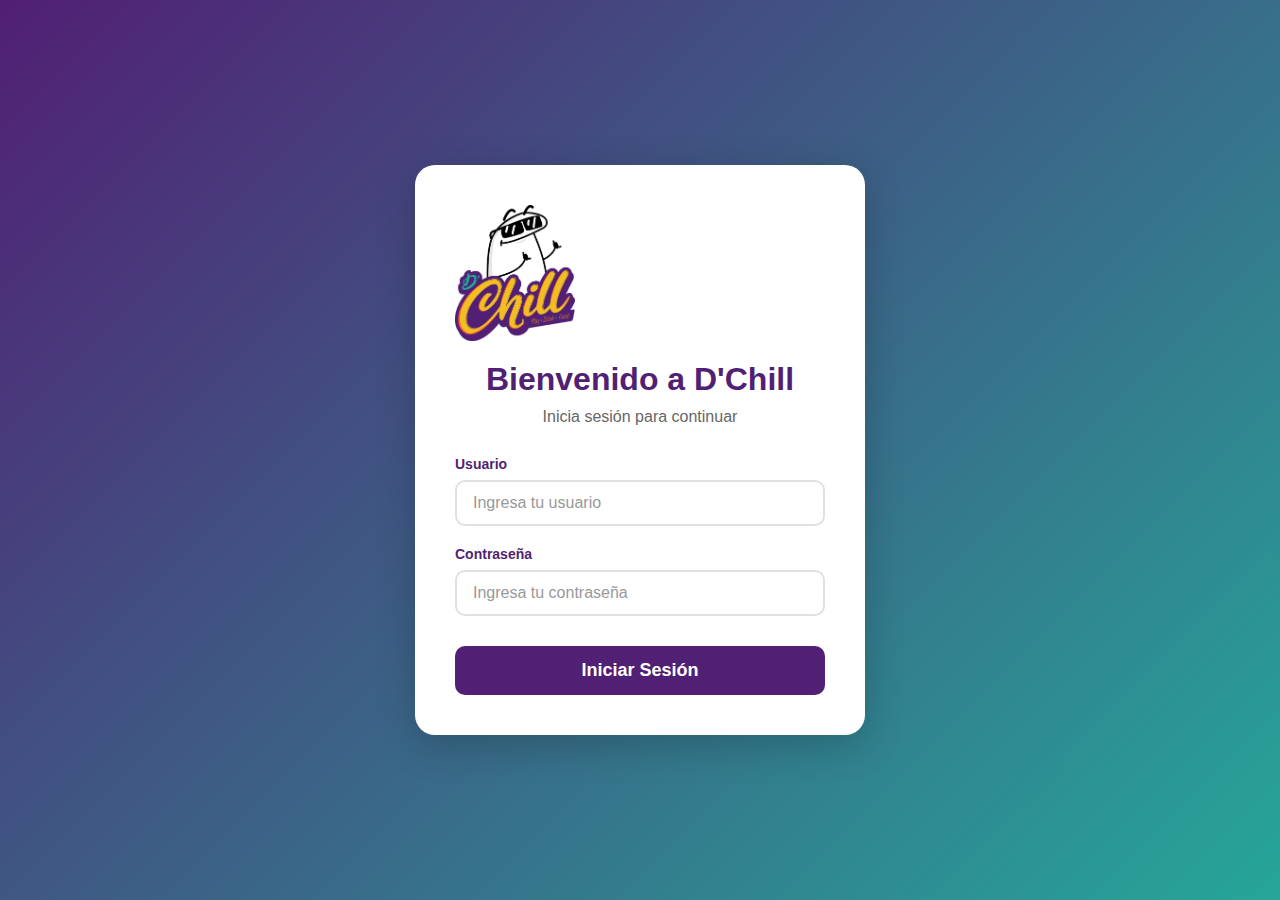
<file: login.html>
<!DOCTYPE html>
<html lang="es">

<head>
    <meta charset="UTF-8">
    <meta name="viewport" content="width=device-width, initial-scale=1.0">
    <title>Login - D'Chill</title>
    <link rel="icon" type="image/x-icon" href="/favicon.ico">
    <link rel="stylesheet" href="styles.css">
    <link rel="stylesheet" href="login.css">
</head>

<body>
    <div class="login-container">
        <div class="login-box">
            <div class="login-header">
                <img src="/assets/logo_1.png" alt="Logo D'Chill" class="login-logo">
                <h1 class="login-title">Bienvenido a D'Chill</h1>
                <p class="login-subtitle">Inicia sesión para continuar</p>
            </div>

            <form id="loginForm" class="login-form">
                <div class="form-group">
                    <label for="username" class="form-label">Usuario</label>
                    <input 
                        type="text" 
                        id="username" 
                        name="username" 
                        class="form-input" 
                        placeholder="Ingresa tu usuario"
                        required
                        autocomplete="username"
                    >
                </div>

                <div class="form-group">
                    <label for="password" class="form-label">Contraseña</label>
                    <input 
                        type="password" 
                        id="password" 
                        name="password" 
                        class="form-input" 
                        placeholder="Ingresa tu contraseña"
                        required
                        autocomplete="current-password"
                    >
                </div>

                <div id="errorMessage" class="error-message" style="display: none;"></div>

                <button type="submit" class="btn-login" id="submitBtn">
                    <span id="submitText">Iniciar Sesión</span>
                    <span id="submitLoader" class="loader" style="display: none;"></span>
                </button>
            </form>
        </div>
    </div>

    <script src="login.js"></script>
</body>

</html>
</file>
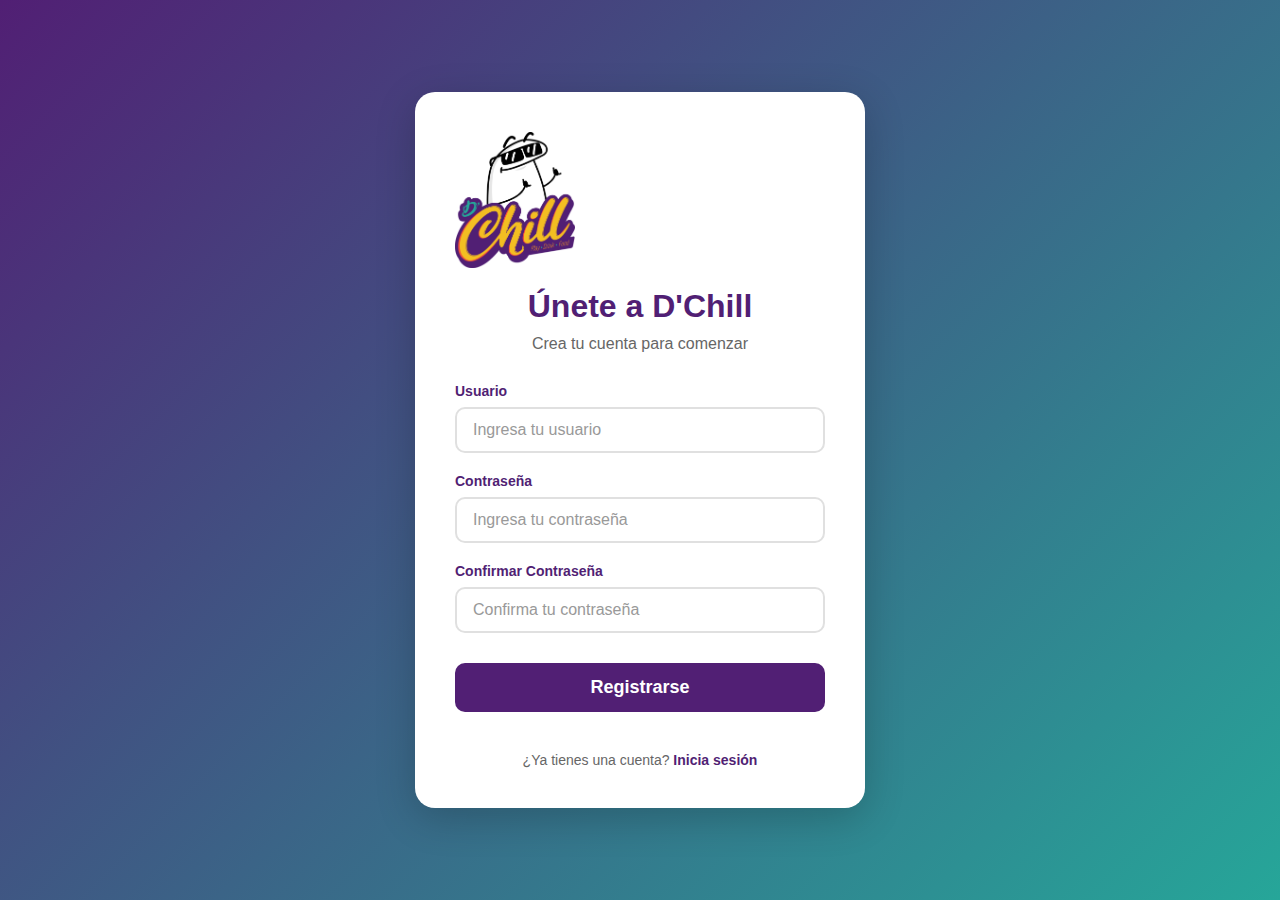
<file: register.html>
<!DOCTYPE html>
<html lang="es">

<head>
    <meta charset="UTF-8">
    <meta name="viewport" content="width=device-width, initial-scale=1.0">
    <title>Registro - D'Chill</title>
    <link rel="icon" type="image/x-icon" href="/favicon.ico">
    <link rel="stylesheet" href="styles.css">
    <link rel="stylesheet" href="login.css">
</head>

<body>
    <div class="login-container">
        <div class="login-box">
            <div class="login-header">
                <img src="/assets/logo_1.png" alt="Logo D'Chill" class="login-logo">
                <h1 class="login-title">Únete a D'Chill</h1>
                <p class="login-subtitle">Crea tu cuenta para comenzar</p>
            </div>

            <form id="registerForm" class="login-form">
                <div class="form-group">
                    <label for="username" class="form-label">Usuario</label>
                    <input 
                        type="text" 
                        id="username" 
                        name="username" 
                        class="form-input" 
                        placeholder="Ingresa tu usuario"
                        required
                        autocomplete="username"
                    >
                </div>

                <!-- Campo de email comentado por ahora - solo enviamos username y password
                <div class="form-group">
                    <label for="email" class="form-label">Email</label>
                    <input 
                        type="email" 
                        id="email" 
                        name="email" 
                        class="form-input" 
                        placeholder="Ingresa tu email"
                        required
                        autocomplete="email"
                    >
                </div>
                -->

                <div class="form-group">
                    <label for="password" class="form-label">Contraseña</label>
                    <input 
                        type="password" 
                        id="password" 
                        name="password" 
                        class="form-input" 
                        placeholder="Ingresa tu contraseña"
                        required
                        autocomplete="new-password"
                    >
                </div>

                <div class="form-group">
                    <label for="confirmPassword" class="form-label">Confirmar Contraseña</label>
                    <input 
                        type="password" 
                        id="confirmPassword" 
                        name="confirmPassword" 
                        class="form-input" 
                        placeholder="Confirma tu contraseña"
                        required
                        autocomplete="new-password"
                    >
                </div>

                <div id="errorMessage" class="error-message" style="display: none;"></div>
                <div id="successMessage" class="success-message" style="display: none;"></div>

                <button type="submit" class="btn-login" id="submitBtn">
                    <span id="submitText">Registrarse</span>
                    <span id="submitLoader" class="loader" style="display: none;"></span>
                </button>

                <p class="register-link">
                    ¿Ya tienes una cuenta? <a href="login.html">Inicia sesión</a>
                </p>
            </form>
        </div>
    </div>

    <script src="register.js"></script>
</body>

</html>
</file>
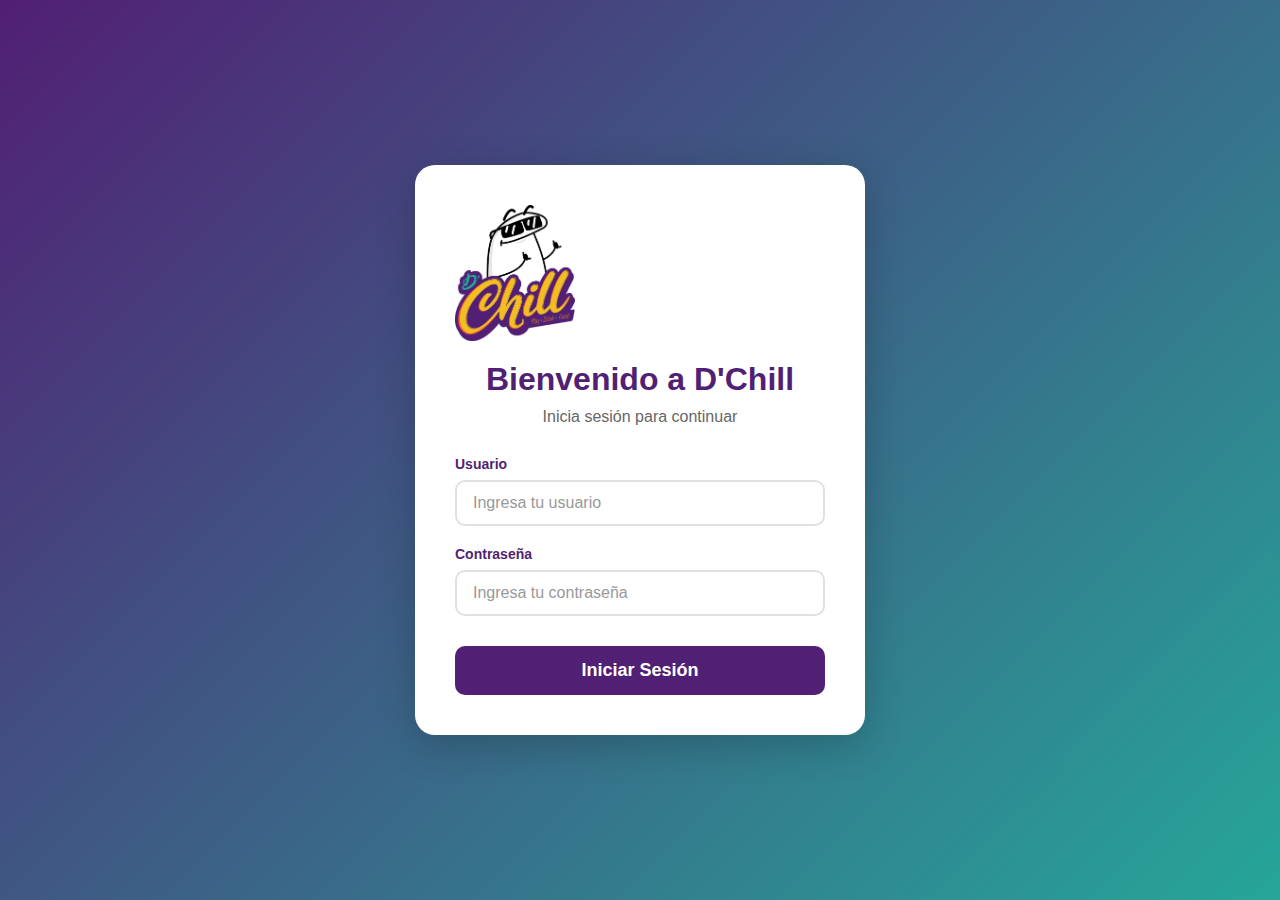
<file: welcome.html>
<!DOCTYPE html>
<html lang="es">

<head>
    <meta charset="UTF-8">
    <meta name="viewport" content="width=device-width, initial-scale=1.0">
    <title>Bienvenido - D'Chill</title>
    <link rel="icon" type="image/x-icon" href="/favicon.ico">
    <link rel="stylesheet" href="styles.css">
    <link rel="stylesheet" href="welcome.css">
</head>

<body>
    <div class="welcome-container">
        <div class="welcome-box">
            <div class="welcome-header">
                <img src="/assets/logo_1.png" alt="Logo D'Chill" class="welcome-logo">
                <h1 class="welcome-title">¡Bienvenido!</h1>
                <p class="welcome-subtitle" id="welcomeMessage">Has iniciado sesión correctamente</p>
            </div>

            <div class="welcome-content">
                <div class="welcome-icon">✓</div>
                <p class="welcome-text">Tu sesión ha sido iniciada exitosamente.</p>
            </div>

            <div class="welcome-actions">
                <a href="/" class="btn-welcome btn-primary">Ir al Inicio</a>
                <button class="btn-welcome btn-secondary" id="logoutBtn">Cerrar Sesión</button>
            </div>
        </div>
    </div>

    <script src="welcome.js"></script>
</body>

</html>
</file>
<file: styles.css>
:root {
    --color1: #FFFDE1;
    --color2: #F3BE22;
    --color3: #F29627;
    --color4: #F24C3C;
    --morado: #511F74;
    --verde: #26A699;
    --negro: #000;
}

html {
    scroll-behavior: smooth;
    /** TODO: Mejorar comportamiento con JS */
}

* {
    box-sizing: border-box;
}

@font-face {
  font-family: 'April Fools Day';
  src: url('/assets/fonts/april_fools_day/April Fools\' Day Crazy vrs.ttf') format('ttf');
  font-weight: 400;
  font-style: normal;
  font-display: swap;
}

body {
    font-family: Arial;
    margin: 0;
    padding: 0;
    overflow-x: hidden;
    width: 100%;
}

.container {
    max-width: 1200px;
    margin: 0 auto;
    padding: 0 20px;
}

.header {
    background-color: white;
    position: -webkit-sticky;
    position: sticky;
    top: 0;
    z-index: 1000;
    width: 100%;
    left: 0;
    right: 0;
}

.header-container {
    width: 100%;
    max-width: 100%;
    height: 103px;
    border-bottom: solid 2px var(--negro);
    margin: 0;
    display: flex;
    flex-direction: row;
    align-items: center;
    justify-content: space-between;
    padding: 0 20px;
    position: relative;
    box-sizing: border-box;
}

.logo-container {
    background-color: var(--verde);
    width: 120px;
    height: 120px;
    border-radius: 50%;
    display: flex;
    align-items: center;
    justify-content: center;
    position: absolute;
    left: 50%;
    top: 21px;
    transform: translate(-50%);
    z-index: 2;
}

.logo {
    width: 100px;
    height: fit-content;
}

.nav-list {
    list-style: none;
    padding: 0;
    margin: 20px 0;
}

.nav-item {
    display: inline-block;
    margin-right: 30px;
}

.nav-item:hover {
    text-decoration: underline;
    /* TODO: Agregar estilo a subrayado */
}

.nav-link {
    text-decoration: none;
    color: var(--morado);
    font-weight: bold;
}

.btn-order {
    padding: 10px 20px;
    background-color: var(--morado);
    color: white;
    border: none;
    font-weight: bold;
    border-radius: 30px;
    text-decoration: none;
}

.main-section {
    width: 100%;
    max-width: 100%;
    height: 100vh;
    box-sizing: border-box;
    overflow-x: hidden;
    overflow-y: hidden;
}

.main-image {
    width: 100%;
    height: 400px;
    background-color: var(--color1);
}

.main-content {
    background: url('/assets/fondo_2.jpg');
    background-size: cover;
    background-position: center;
    position: relative;
    background-color: blue;
    display: flex;
    flex-direction: column;
    justify-content: center;
    align-items: center;
    height: 100vh;
    width: 100%;
}

.main-overlay h1 {
    font-size: 70px;
    font-weight: 700;
}

.main-background {
    position: absolute;
}

.content {
    position: fixed;
    z-index: 3;
}

.main-title {
    /** TODO Aplicar fuente de la marca */
    font-family: 'April Fools Day';
    font-size: 40px;
    color: white;

    margin: 20px 0;
}

.main-footer {
    margin-top: 30px;
}

.btn-order-hero {
    margin-top: 50px;
    padding: 15px 40px;
    font-size: 18px;
}

.content-section {
    width: 100%;
    max-width: 100%;
    padding: 80px 20px;
    background-color: transparent;
    box-sizing: border-box;
}

.section-container {
    width: 100%;
    max-width: 1200px;
    margin: 0 auto;
    display: flex;
    flex-direction: row;
    align-items: center;
    gap: 60px;
    flex-wrap: wrap;
}

.section-column-left {
    flex: 1;
    min-width: 300px;
    box-sizing: border-box;
}

.section-column-right {
    flex: 1;
    min-width: 300px;
    box-sizing: border-box;
}

.dish-image {
    width: 100%;
    height: 450px;
    object-fit: cover;
    border-radius: 15px;
    box-shadow: 0 8px 20px rgba(0, 0, 0, 0.15);
    background-color: #ddd;
}

.section-title {
    font-size: 42px;
    margin-bottom: 25px;
    color: var(--morado);
    font-weight: bold;
    line-height: 1.2;
}

.section-text {
    font-size: 18px;
    line-height: 1.8;
    margin-bottom: 35px;
    color: #444;
    text-align: justify;
}


.products-section {
    width: 100%;
    max-width: 100%;
    padding: 60px 20px;
    background-color: white;
    clear: both;
    box-sizing: border-box;
}

.products-header {
    margin-bottom: 50px;
}

.products-title {
    font-size: 35px;
    margin-bottom: 10px;
}

.products-subtitle {
    font-size: 18px;
    color: #666;
}

.products-row {
    width: 100%;
    max-width: 1200px;
    margin-bottom: 40px;
    box-sizing: border-box;
}

.product-column {
    width: 31%;
    max-width: 31%;
    display: inline-block;
    margin: 0 1%;
    box-sizing: border-box;
    vertical-align: top;
}

.product-image {
    width: 100%;
    height: 400px;
    background-color: #ddd;
    margin-bottom: 15px;
}

.product-name {
    font-size: 20px;
    margin-bottom: 10px;
}

.product-description {
    font-size: 16px;
    color: #666;
}


.instagram-section {
    width: 100%;
    max-width: 100%;
    padding: 60px 20px;
    background-color: #f9f9f9;
    box-sizing: border-box;
}

.instagram-header {
    margin-bottom: 50px;
}

.instagram-headtitle {
    font-size: 14px;
    color: #999;
    margin-bottom: 10px;
}

.instagram-title {
    font-size: 35px;
    margin-bottom: 10px;
}

.instagram-subtitle {
    font-size: 18px;
    color: #666;
}

.instagram-grid {
    width: 100%;
    max-width: 1200px;
    box-sizing: border-box;
}

.instagram-item {
    width: 32%;
    max-width: 32%;
    display: inline-block;
    margin: 0 0.5%;
    box-sizing: border-box;
    vertical-align: top;
}

.instagram-item blockquote {
    max-width: 100% !important;
    width: 100% !important;
}

.instagram-image {
    width: 100%;
    height: 300px;
    background-color: #ddd;
}

.location-section {
    width: 100%;
    max-width: 100%;
    padding: 60px 20px;
    background-color: white;
    box-sizing: border-box;
}

.location-header {
    text-align: center;
    margin-bottom: 40px;
}

.location-title {
    font-size: 35px;
    margin-bottom: 10px;
    color: var(--morado);
}

.location-subtitle {
    font-size: 18px;
    color: #666;
}

.map-container {
    width: 100%;
    max-width: 1200px;
    margin: 0 auto;
    border-radius: 10px;
    overflow: hidden;
    box-shadow: 0 4px 6px rgba(0, 0, 0, 0.1);
}

.map-iframe {
    width: 100%;
    height: 450px;
    border: 0;
    display: block;
}

/* Media Queries para Mobile */
@media (max-width: 768px) {
    /* Header Mobile */
    .header-container {
        height: auto;
        min-height: 90px;
        padding: 10px 15px;
        flex-wrap: wrap;
        justify-content: center;
    }
    
    .nav-menu {
        order: 3;
        width: 100%;
        margin-top: 15px;
        padding-top: 10px;
        border-top: 1px solid rgba(0, 0, 0, 0.1);
    }
    
    .nav-list {
        display: flex;
        flex-wrap: wrap;
        justify-content: center;
        gap: 8px;
        margin: 0;
    }
    
    .nav-item {
        margin-right: 0;
        margin-bottom: 0;
    }
    
    .nav-link {
        font-size: 11px;
        padding: 5px 8px;
        white-space: nowrap;
    }
    
    .logo-container {
        width: 70px;
        height: 70px;
        position: relative;
        left: auto;
        transform: none;
        order: 1;
        margin: 0;
        top: 0;
    }
    
    .logo {
        width: 60px;
    }
    
    .header-actions {
        order: 2;
        margin-left: auto;
        flex-wrap: wrap;
        gap: 8px;
    }
    
    .welcome-message {
        order: 1;
        width: 100%;
        margin-right: 0;
        margin-bottom: 5px;
        padding: 6px 12px;
        justify-content: center;
    }
    
    .welcome-message .welcome-text {
        font-size: 12px;
    }
    
    .btn-order-header {
        padding: 8px 12px;
        font-size: 11px;
        white-space: nowrap;
    }
    
    /* Hero Section Mobile */
    .main-section {
        overflow-y: hidden;
    }
    
    .main-content {
        height: 70vh;
        min-height: 500px;
        padding: 20px;
        overflow-y: hidden;
    }
    
    .main-overlay h1 {
        font-size: 50px;
    }
    
    .main-title {
        font-size: 28px;
        margin: 15px 0;
        text-align: center;
    }
    
    .btn-order-hero {
        margin-top: 30px;
        padding: 12px 30px;
        font-size: 16px;
    }
    
    /* Sección Nosotros Mobile */
    .content-section {
        padding: 40px 15px;
    }
    
    .section-container {
        flex-direction: column;
        gap: 30px;
    }
    
    .section-column-left,
    .section-column-right {
        width: 100%;
        min-width: 100%;
    }
    
    .section-title {
        font-size: 28px;
        text-align: center;
        margin-bottom: 20px;
    }
    
    .section-text {
        font-size: 16px;
        text-align: left;
        line-height: 1.6;
    }
    
    .dish-image {
        height: 250px;
    }
    
    /* Productos Mobile */
    .products-section {
        padding: 40px 15px;
    }
    
    .products-header {
        margin-bottom: 30px;
        text-align: center;
    }
    
    .products-title {
        font-size: 28px;
    }
    
    .products-subtitle {
        font-size: 16px;
    }
    
    .products-row {
        display: flex;
        flex-direction: column;
        gap: 30px;
    }
    
    .product-column {
        width: 100%;
        max-width: 100%;
        display: block;
        margin: 0;
    }
    
    .product-image {
        height: 300px;
    }
    
    .product-name {
        font-size: 18px;
        text-align: center;
    }
    
    .product-description {
        font-size: 14px;
        text-align: center;
    }
    
    .products-footer {
        text-align: center;
        margin-top: 30px;
    }
    
    /* Instagram Mobile */
    .instagram-section {
        padding: 40px 15px;
    }
    
    .instagram-header {
        margin-bottom: 30px;
        text-align: center;
    }
    
    .instagram-title {
        font-size: 28px;
    }
    
    .instagram-subtitle {
        font-size: 16px;
    }
    
    .instagram-grid {
        display: flex;
        flex-direction: column;
        gap: 20px;
    }
    
    .instagram-item {
        width: 100%;
        max-width: 100%;
        display: block;
        margin: 0;
    }
    
    /* Ubicación Mobile */
    .location-section {
        padding: 40px 15px;
    }
    
    .location-header {
        margin-bottom: 30px;
    }
    
    .location-title {
        font-size: 28px;
    }
    
    .location-subtitle {
        font-size: 16px;
    }
    
    .map-iframe {
        height: 300px;
    }
    
    /* Container Mobile */
    .container {
        padding: 0 15px;
    }
}

/* Media Queries para Tablets */
@media (min-width: 769px) and (max-width: 1024px) {
    .header-container {
        padding: 0 15px;
    }
    
    .nav-item {
        margin-right: 20px;
    }
    
    .nav-link {
        font-size: 14px;
    }
    
    .product-column {
        width: 48%;
        max-width: 48%;
        margin: 0 1%;
    }
    
    .products-row {
        display: flex;
        flex-wrap: wrap;
        justify-content: space-between;
    }
    
    .instagram-item {
        width: 48%;
        max-width: 48%;
        margin: 0 1%;
    }
}

/* Footer Styles */
.footer {
    width: 100%;
    background-color: var(--morado);
    color: white;
    padding: 50px 20px 20px;
    box-sizing: border-box;
}

.footer-content {
    max-width: 1200px;
    margin: 0 auto;
    display: grid;
    grid-template-columns: repeat(auto-fit, minmax(250px, 1fr));
    gap: 40px;
    margin-bottom: 40px;
}

.footer-section {
    display: flex;
    flex-direction: column;
}

.footer-title {
    font-size: 28px;
    margin-bottom: 15px;
    color: var(--color2);
    font-weight: bold;
}

.footer-subtitle {
    font-size: 18px;
    margin-bottom: 15px;
    color: var(--color2);
    font-weight: bold;
}

.footer-text {
    font-size: 14px;
    line-height: 1.6;
    margin-bottom: 8px;
    color: rgba(255, 255, 255, 0.9);
}

.footer-links {
    list-style: none;
    padding: 0;
    margin: 0;
}

.footer-links li {
    margin-bottom: 10px;
}

.footer-link {
    color: rgba(255, 255, 255, 0.9);
    text-decoration: none;
    font-size: 14px;
    transition: color 0.3s ease;
}

.footer-link:hover {
    color: var(--color2);
    text-decoration: underline;
}

.footer-social {
    display: flex;
    flex-direction: column;
    gap: 10px;
    margin-bottom: 20px;
}

.footer-social-link {
    color: rgba(255, 255, 255, 0.9);
    text-decoration: none;
    font-size: 14px;
    transition: color 0.3s ease;
}

.footer-social-link:hover {
    color: var(--color2);
}

.footer-hours {
    margin-top: 10px;
}

.footer-hours .footer-text {
    font-size: 13px;
    margin-bottom: 5px;
}

.footer-bottom {
    max-width: 1200px;
    margin: 0 auto;
    padding-top: 30px;
    border-top: 1px solid rgba(255, 255, 255, 0.2);
    display: flex;
    flex-direction: column;
    align-items: center;
    gap: 15px;
    text-align: center;
}

.footer-legal {
    display: flex;
    align-items: center;
    gap: 10px;
    flex-wrap: wrap;
    justify-content: center;
}

.footer-legal-link {
    color: rgba(255, 255, 255, 0.8);
    text-decoration: none;
    font-size: 12px;
    transition: color 0.3s ease;
}

.footer-legal-link:hover {
    color: var(--color2);
}

.footer-separator {
    color: rgba(255, 255, 255, 0.5);
}

.footer-copyright {
    font-size: 12px;
    color: rgba(255, 255, 255, 0.7);
    margin: 0;
}

/* Footer Mobile */
@media (max-width: 768px) {
    .footer {
        padding: 40px 15px 20px;
    }
    
    .footer-content {
        grid-template-columns: 1fr;
        gap: 30px;
        margin-bottom: 30px;
    }
    
    .footer-title {
        font-size: 24px;
    }
    
    .footer-subtitle {
        font-size: 16px;
    }
    
    .footer-bottom {
        flex-direction: column;
        gap: 10px;
    }
    
    .footer-legal {
        flex-direction: column;
        gap: 5px;
    }
    
    .footer-separator {
        display: none;
    }
}
/* CONTENEDOR GENERAL */
.carousel {
    position: relative;
    width: 100%;
    max-width: 1300px;
    margin: 40px auto;
    overflow: hidden;
}

/* PISTA DEL CARRUSEL */
.carousel-track {
    display: flex;
    transition: transform 0.6s ease;
}

/* CADA SLIDE */
.product-column {
    min-width: 100%;
    flex-shrink: 0;
    padding: 30px 20px;
    text-align: center;
}

/* CONTENEDOR DE IMAGEN */
.image-wrapper {
    width: 100%;
    display: flex;
    justify-content: center;
}

/* IMAGEN (AQUÍ ESTÁ LA MAGIA) */
.product-image {
    width: 100%;
    max-width: min(1200px, 95vw); /* 👈 IMAGEN GRANDE */
    height: auto;                 /* 👈 NO SE DEFORMA */
    aspect-ratio: 16 / 9;         /* 👈 PROPORCIÓN BANNER */
    object-fit: contain;
    border-radius: 14px;
}

/* TEXTO */
.product-info {
    margin-top: 20px;
}

.product-name {
    font-size: 22px;
    font-weight: bold;
}

.product-description {
    margin-top: 8px;
    color: #555;
}

/* BOTONES FLECHA */
.carousel-btn {
    position: absolute;
    top: 45%;
    transform: translateY(-50%);
    background: #511F74;
    color: white;
    border: none;
    font-size: 28px;
    padding: 10px 14px;
    cursor: pointer;
    z-index: 10;
    border-radius: 50%;
}

.prev { left: 15px; }
.next { right: 15px; }
/* ===============================
   RESET
================================ */

* {
    margin: 0;
    padding: 0;
    box-sizing: border-box;
}

body {
    background-color: #ffffff;
    color: #111111;
    font-family: Arial, sans-serif;
    transition: background-color 0.4s ease, color 0.4s ease;
}

/* ===============================
   HEADER - BOTONES
================================ */

.header-actions {
    display: flex;
    align-items: center;
    gap: 14px;
}

.welcome-message {
    display: flex;
    align-items: center;
    padding: 8px 16px;
    background-color: rgba(81, 31, 116, 0.1);
    border-radius: 20px;
    margin-right: 10px;
}

.welcome-message .welcome-text {
    font-size: 14px;
    color: var(--morado);
    font-weight: 500;
}

.welcome-message .welcome-text strong {
    color: var(--morado);
    font-weight: bold;
}

/* ===============================
   BOTÓN ORDENAR AHORA
================================ */

.btn-order {
    background-color: #6a1b9a;
    color: #ffffff;
    padding: 10px 18px;
    border-radius: 25px;
    font-weight: bold;
    text-decoration: none;
    transition: background 0.3s ease, transform 0.2s ease;
}

.btn-order:hover {
    background-color: #53157a;
    transform: scale(1.05);
}

/* ===============================
   BOTÓN MODO OSCURO
================================ */

.theme-toggle {
    width: 42px;
    height: 42px;
    border-radius: 50%;
    border: none;
    background-color: #ffffff;
    cursor: pointer;

    display: flex;
    align-items: center;
    justify-content: center;

    box-shadow: 0 4px 10px rgba(0,0,0,0.15);
    position: relative;
}

.theme-toggle .icon {
    position: absolute;
    font-size: 20px;
    transition: transform 0.4s ease, opacity 0.4s ease;
}

.theme-toggle .moon {
    opacity: 0;
    transform: scale(0) rotate(90deg);
}

/* ===============================
   MODO OSCURO (CORRECTO)
================================ */

.dark-mode {
    background-color: #121212;
    color: #f1f1f1;
}

/* CONTENEDORES GRANDES */
.dark-mode body {
    background-color: #121212;
}

.dark-mode header,
.dark-mode footer,
.dark-mode main,
.dark-mode section {
    background-color: #121212;
}

/* NO tocar div internos */

/* Textos */
.dark-mode h1,
.dark-mode h2,
.dark-mode h3,
.dark-mode h4,
.dark-mode h5,
.dark-mode p,
.dark-mode span,
.dark-mode li {
    color: #f1f1f1;
}

/* Links */
.dark-mode a {
    color: #ffffff;
}

/* ===============================
   HERO Y LOGO (SIN FONDOS)
================================ */

.hero,
.hero-content,
.hero-title,
.hero-text,
.logo,
.logo img {
    background: transparent !important;
}

/* ===============================
   BOTÓN OSCURO ACTIVO
================================ */

.dark-mode .theme-toggle {
    background-color: #222222;
}

.dark-mode .theme-toggle .sun {
    opacity: 0;
    transform: scale(0) rotate(-90deg);
}

.dark-mode .theme-toggle .moon {
    opacity: 1;
    transform: scale(1) rotate(0);
}

/* ===============================
   IMÁGENES
================================ */

img {
    max-width: 100%;
    height: auto;
    display: block;
}

/* ===============================
   TRANSICIONES
================================ */

body,
header,
main,
section,
footer {
    transition: background-color 0.4s ease, color 0.4s ease;
}
</file>
<file: login.css>
.login-container {
    min-height: 100vh;
    display: flex;
    align-items: center;
    justify-content: center;
    background: linear-gradient(135deg, var(--morado) 0%, var(--verde) 100%);
    padding: 20px;
}

.login-box {
    background: white;
    border-radius: 20px;
    box-shadow: 0 10px 40px rgba(0, 0, 0, 0.2);
    padding: 40px;
    width: 100%;
    max-width: 450px;
    box-sizing: border-box;
}

.login-header {
    text-align: center;
    margin-bottom: 30px;
}

.login-logo {
    width: 120px;
    height: auto;
    margin-bottom: 20px;
}

.login-title {
    font-size: 32px;
    color: var(--morado);
    margin: 0 0 10px 0;
    font-weight: bold;
}

.login-subtitle {
    font-size: 16px;
    color: #666;
    margin: 0;
}

.login-form {
    display: flex;
    flex-direction: column;
    gap: 20px;
}

.form-group {
    display: flex;
    flex-direction: column;
    gap: 8px;
}

.form-label {
    font-size: 14px;
    font-weight: bold;
    color: var(--morado);
}

.form-input {
    padding: 12px 16px;
    border: 2px solid #e0e0e0;
    border-radius: 10px;
    font-size: 16px;
    transition: border-color 0.3s ease;
    box-sizing: border-box;
    width: 100%;
}

.form-input:focus {
    outline: none;
    border-color: var(--morado);
}

.form-input::placeholder {
    color: #999;
}

.error-message {
    background-color: #fee;
    color: #c33;
    padding: 12px 16px;
    border-radius: 8px;
    font-size: 14px;
    border-left: 4px solid #c33;
}

.success-message {
    background-color: #efe;
    color: #3c3;
    padding: 12px 16px;
    border-radius: 8px;
    font-size: 14px;
    border-left: 4px solid #3c3;
}

.register-link {
    text-align: center;
    margin-top: 20px;
    font-size: 14px;
    color: #666;
}

.register-link a {
    color: var(--morado);
    text-decoration: none;
    font-weight: bold;
}

.register-link a:hover {
    text-decoration: underline;
}

.btn-login {
    padding: 14px 24px;
    background-color: var(--morado);
    color: white;
    border: none;
    border-radius: 10px;
    font-size: 18px;
    font-weight: bold;
    cursor: pointer;
    transition: background-color 0.3s ease, transform 0.2s ease;
    display: flex;
    align-items: center;
    justify-content: center;
    gap: 10px;
    margin-top: 10px;
}

.btn-login:hover:not(:disabled) {
    background-color: #3d1655;
    transform: translateY(-2px);
}

.btn-login:active:not(:disabled) {
    transform: translateY(0);
}

.btn-login:disabled {
    opacity: 0.7;
    cursor: not-allowed;
}

.loader {
    width: 20px;
    height: 20px;
    border: 3px solid rgba(255, 255, 255, 0.3);
    border-top-color: white;
    border-radius: 50%;
    animation: spin 0.8s linear infinite;
}

@keyframes spin {
    to {
        transform: rotate(360deg);
    }
}

/* Responsive */
@media (max-width: 768px) {
    .login-container {
        padding: 15px;
    }

    .login-box {
        padding: 30px 20px;
    }

    .login-title {
        font-size: 28px;
    }

    .login-logo {
        width: 100px;
    }
}
</file>
<file: welcome.css>
.welcome-container {
    min-height: 100vh;
    display: flex;
    align-items: center;
    justify-content: center;
    background: linear-gradient(135deg, var(--morado) 0%, var(--verde) 100%);
    padding: 20px;
}

.welcome-box {
    background: white;
    border-radius: 20px;
    box-shadow: 0 10px 40px rgba(0, 0, 0, 0.2);
    padding: 50px 40px;
    width: 100%;
    max-width: 500px;
    text-align: center;
    box-sizing: border-box;
}

.welcome-header {
    margin-bottom: 30px;
}

.welcome-logo {
    width: 120px;
    height: auto;
    margin-bottom: 20px;
}

.welcome-title {
    font-size: 36px;
    color: var(--morado);
    margin: 0 0 10px 0;
    font-weight: bold;
}

.welcome-subtitle {
    font-size: 18px;
    color: #666;
    margin: 0;
}

.welcome-content {
    margin: 40px 0;
}

.welcome-icon {
    width: 80px;
    height: 80px;
    margin: 0 auto 20px;
    background-color: var(--verde);
    border-radius: 50%;
    display: flex;
    align-items: center;
    justify-content: center;
    font-size: 48px;
    color: white;
    font-weight: bold;
}

.welcome-text {
    font-size: 16px;
    color: #666;
    line-height: 1.6;
}

.welcome-actions {
    display: flex;
    flex-direction: column;
    gap: 15px;
    margin-top: 30px;
}

.btn-welcome {
    padding: 14px 24px;
    border-radius: 10px;
    font-size: 16px;
    font-weight: bold;
    text-decoration: none;
    cursor: pointer;
    transition: all 0.3s ease;
    border: none;
    display: block;
    box-sizing: border-box;
}

.btn-primary {
    background-color: var(--morado);
    color: white;
}

.btn-primary:hover {
    background-color: #3d1655;
    transform: translateY(-2px);
}

.btn-secondary {
    background-color: transparent;
    color: var(--morado);
    border: 2px solid var(--morado);
}

.btn-secondary:hover {
    background-color: var(--morado);
    color: white;
    transform: translateY(-2px);
}

/* Dark Mode Styles */
.dark-mode .welcome-container {
    background: linear-gradient(135deg, #1a0d26 0%, #0d4a42 100%);
}

.dark-mode .welcome-box {
    background: #1e1e1e;
    box-shadow: 0 10px 40px rgba(0, 0, 0, 0.5);
}

.dark-mode .welcome-title {
    color: #f1f1f1;
}

.dark-mode .welcome-subtitle {
    color: #b0b0b0;
}

.dark-mode .welcome-text {
    color: #b0b0b0;
}

.dark-mode .btn-primary {
    background-color: var(--morado);
    color: white;
}

.dark-mode .btn-primary:hover {
    background-color: #6a2a8a;
}

.dark-mode .btn-secondary {
    background-color: transparent;
    color: #f1f1f1;
    border: 2px solid var(--morado);
}

.dark-mode .btn-secondary:hover {
    background-color: var(--morado);
    color: white;
}

/* Responsive */
@media (max-width: 768px) {
    .welcome-container {
        padding: 15px;
    }

    .welcome-box {
        padding: 40px 25px;
    }

    .welcome-title {
        font-size: 28px;
    }

    .welcome-logo {
        width: 100px;
    }

    .welcome-icon {
        width: 60px;
        height: 60px;
        font-size: 36px;
    }
}
</file>
